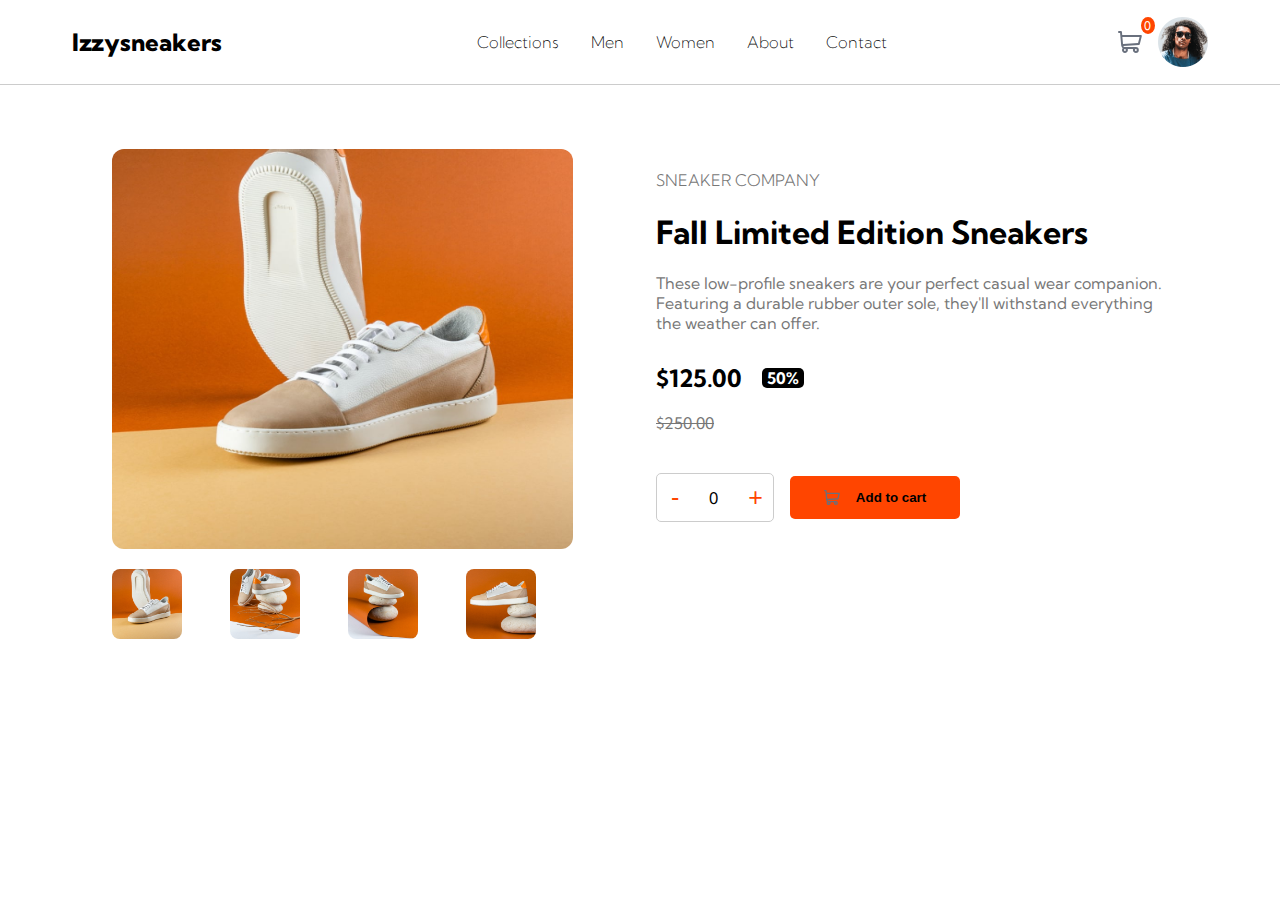
<file: index.html>
<!DOCTYPE html>
<html lang="en">
<head>
    <meta charset="UTF-8">
    <meta name="viewport" content="width=device-width, initial-scale=1.0">
    <title>Izzy's Sneakers</title>
    <link rel="stylesheet" href="styles.css">
</head>
<body>
    <header>
        <nav>
            <div class="logo"><li><a href="index.html">Izzysneakers</a></li></div>
            <ul>
                <li><a href="collections.html">Collections</a></li>
                <li><a href="men.html">Men</a></li>
                <li><a href="women.html">Women</a></li>
                <li><a href="about.html">About</a></li>
                <li><a href="contact.html">Contact</a></li>
            </ul>
            <div class="cart-icon">
                <img src="images/icon-cart.svg" alt="Cart">
                <span id="cart-count">0</span>
                <img class="avatar" src="images/image-avatar.png" alt="User">
            </div>
            <div id="cart-modal" class="cart-modal">
            <div class="cart-content">
                <span class="cart-close">&times;</span>
                <h2>Your Cart</h2>
                <div id="cart-items">
                    <p>Quantity: <span id="cart-quantity">0</span></p>
                    <p>Total Price: $<span id="cart-total">0.00</span></p>
                </div>
                <button id="checkout" class="cart-button1">Checkout</button>
                <button id="clear-cart" class="cart-button1">Clear Cart</button>
            </div>
</div>
        </nav>
    </header>

    <main>
        <div class="product-container">
            <div class="image-section">
                <img src="images/image-product-1.jpg" alt="Sneakers" class="main-image">
                <div class="thumbnail-container">
                    <img src="images/image-product-1.jpg" alt="Thumbnail 1">
                    <img src="images/image-product-2.jpg" alt="Thumbnail 2">
                    <img src="images/image-product-3.jpg" alt="Thumbnail 3">
                    <img src="images/image-product-4.jpg" alt="Thumbnail 4">
                </div>
                <div id="lightbox-modal" class="lightbox-modal">
                    <span class="close">&times;</span>
                    <img class="lightbox-content" id="expandedImg">
                    <div class="lightbox-controls">
                        <span class="prev">&#10094;</span>
                        <span class="next">&#10095;</span>
                    </div>
                </div>
            </div>
            <div class="details-section">
                <h4>SNEAKER COMPANY</h4>
                <h1>Fall Limited Edition Sneakers</h1>
                <p>These low-profile sneakers are your perfect casual wear companion. Featuring a durable rubber outer sole, they'll withstand everything the weather can offer.</p>
                <div class="price-section">
                    <div class="first-price">
                        <span class="current-price">$125.00</span>
                        <div class="discount-container">
                            <span class="discount">50%</span>
                        </div>
                    </div> <br> 
                    <span class="original-price">$250.00</span>
                </div>
                <div class="purchase-section">
                    <div class="quantity-container">
                        <button id="decrease">-</button>
                        <span id="quantity">0</span>
                        <button id="increase">+</button>
                    </div>
                    <button id="add-to-cart" class="add-button">
                        <img class="cart-button" src="images/icon-cart.svg" alt="cart">
                        <p>Add to cart</p>
                    </button>
                </div>
            </div>
        </div>
    </main>

    <script src="scripts.js"></script>
</body>
</html>
</file>
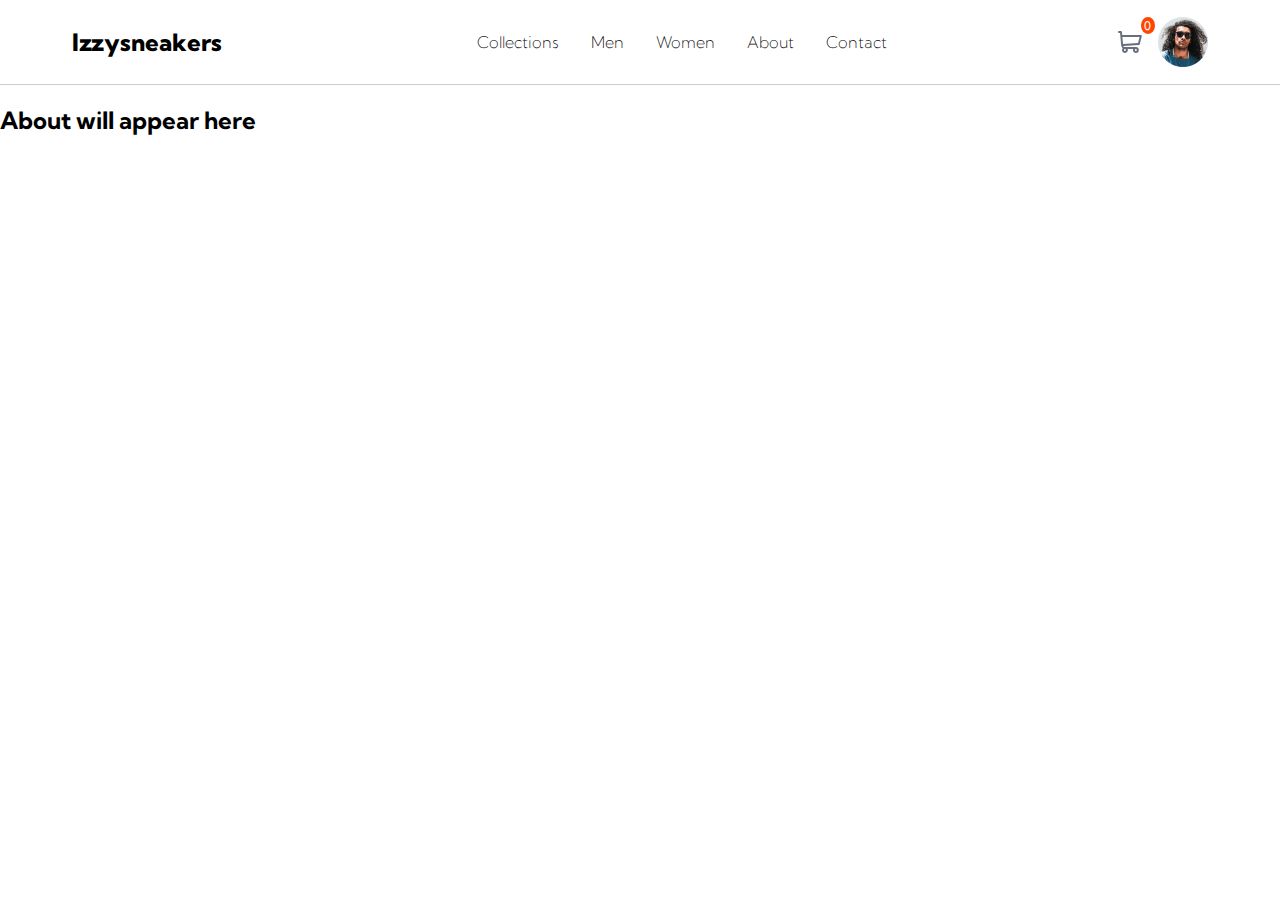
<file: about.html>
<!DOCTYPE html>
<html>
<head>
    <meta charset="UTF-8" />
    <title>About</title>
    <link rel="stylesheet" href="styles.css">
</head>
<header>
        <nav>
            <div class="logo"><li><a href="index.html">Izzysneakers</a></li></div>
            <ul>
                <li><a href="collections.html">Collections</a></li>
                <li><a href="men.html">Men</a></li>
                <li><a href="women.html">Women</a></li>
                <li><a href="about.html">About</a></li>
                <li><a href="contact.html">Contact</a></li>
            </ul>
            <div class="cart-icon">
                <img src="images/icon-cart.svg" alt="Cart">
                <span id="cart-count">0</span>
                <img class="avatar" src="images/image-avatar.png" alt="User">
            </div>
        </nav>
</header>
<body>
    <h2>About will appear here</h2>
</body>
</html>
</file>
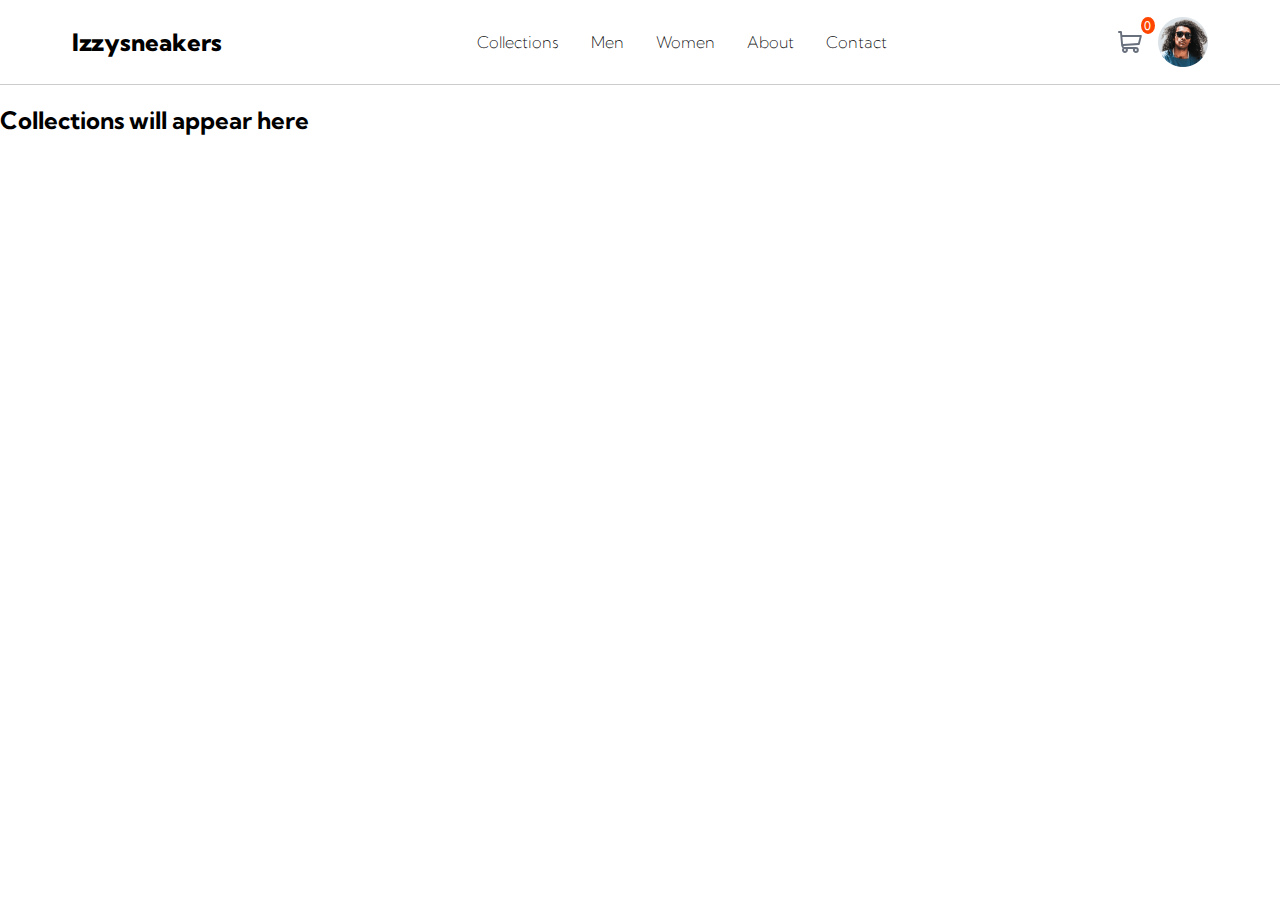
<file: collections.html>
<!DOCTYPE html>
<html>
<head>
    <meta charset="UTF-8" />
    <title>collections</title>
    <link rel="stylesheet" href="styles.css">
</head>
<header>
        <nav>
            <div class="logo"><li><a href="index.html">Izzysneakers</a></li></div>
            <ul>
                <li><a href="collections.html">Collections</a></li>
                <li><a href="men.html">Men</a></li>
                <li><a href="women.html">Women</a></li>
                <li><a href="about.html">About</a></li>
                <li><a href="contact.html">Contact</a></li>
            </ul>
            <div class="cart-icon">
                <img src="images/icon-cart.svg" alt="Cart">
                <span id="cart-count">0</span>
                <img class="avatar" src="images/image-avatar.png" alt="User">
            </div>
        </nav>
</header>
<body>
    <h2>Collections will appear here</h2>
</body>
</html>
</file>
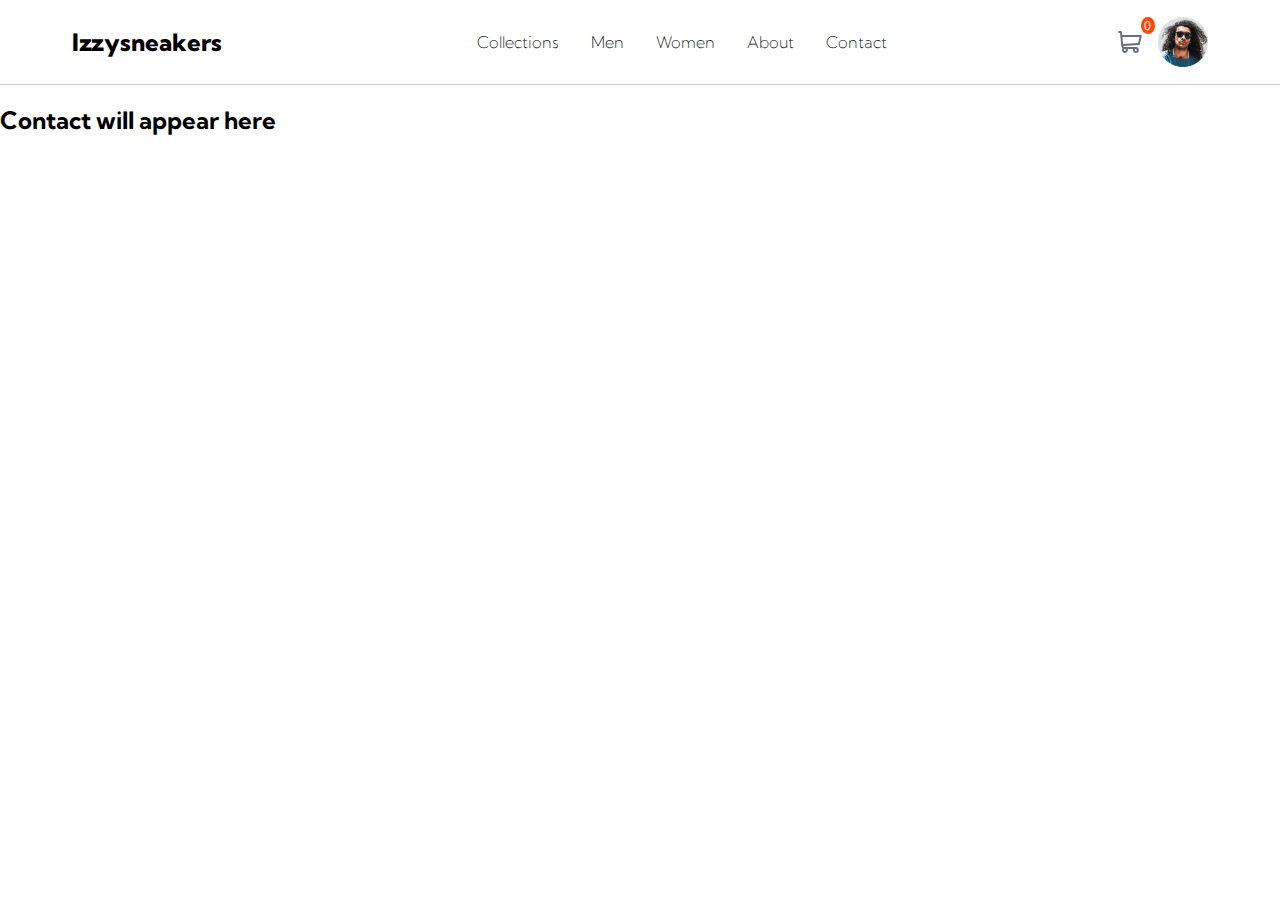
<file: contact.html>
<!DOCTYPE html>
<html>
<head>
    <meta charset="UTF-8" />
    <title>contact</title>
    <link rel="stylesheet" href="styles.css">
</head>
<header>
        <nav>
            <div class="logo"><li><a href="index.html">Izzysneakers</a></li></div>
            <ul>
                <li><a href="collections.html">Collections</a></li>
                <li><a href="men.html">Men</a></li>
                <li><a href="women.html">Women</a></li>
                <li><a href="about.html">About</a></li>
                <li><a href="contact.html">Contact</a></li>
            </ul>
            <div class="cart-icon">
                <img src="images/icon-cart.svg" alt="Cart">
                <span id="cart-count">0</span>
                <img class="avatar" src="images/image-avatar.png" alt="User">
            </div>
        </nav>
</header>
<body>
    <h2>Contact will appear here</h2>
</body>
</html>
</file>
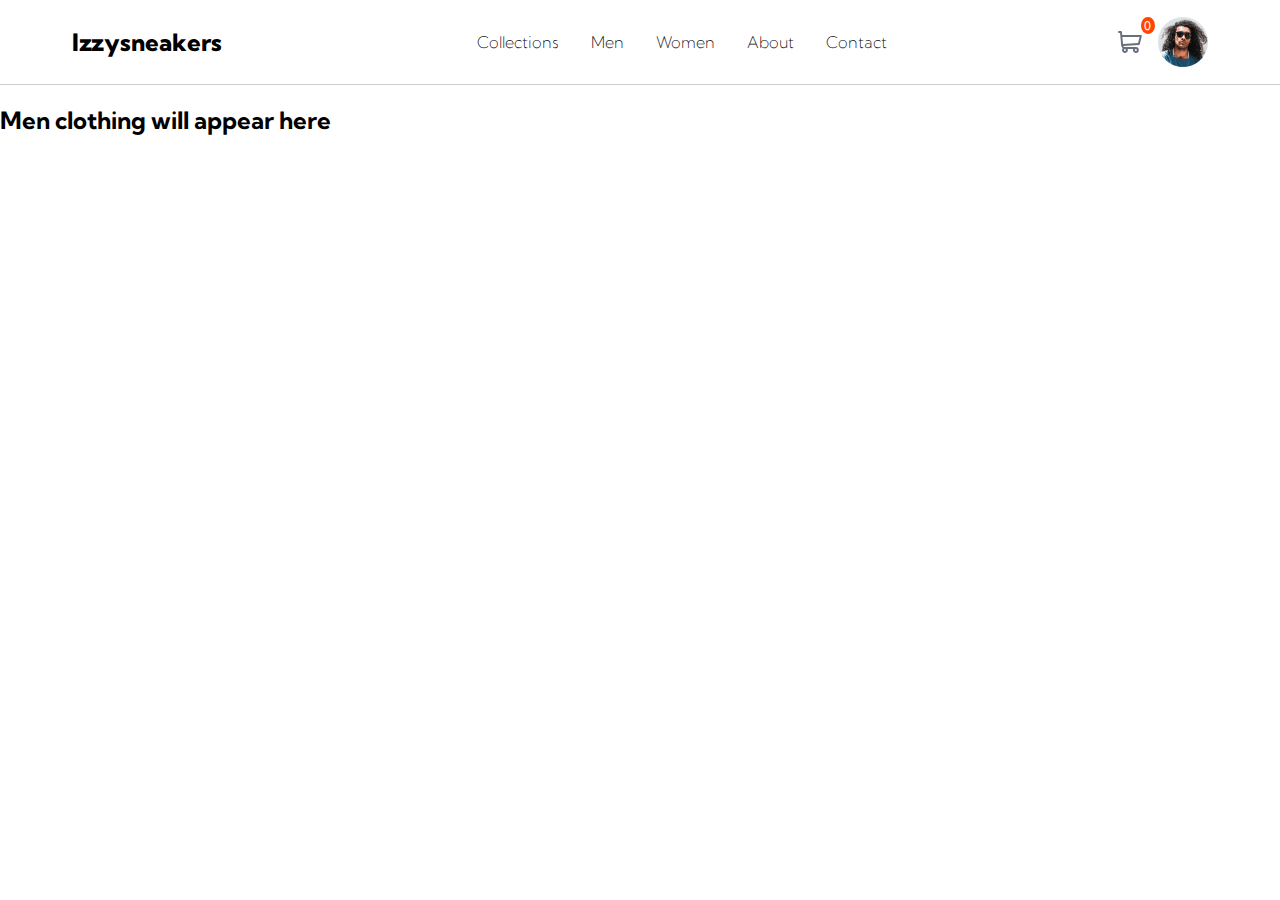
<file: men.html>
<!DOCTYPE html>
<html>
<head>
    <meta charset="UTF-8" />
    <title>men</title>
    <link rel="stylesheet" href="styles.css">
</head>
<header>
        <nav>
            <div class="logo"><li><a href="index.html">Izzysneakers</a></li></div>
            <ul>
                <li><a href="collections.html">Collections</a></li>
                <li><a href="men.html">Men</a></li>
                <li><a href="women.html">Women</a></li>
                <li><a href="about.html">About</a></li>
                <li><a href="contact.html">Contact</a></li>
            </ul>
            <div class="cart-icon">
                <img src="images/icon-cart.svg" alt="Cart">
                <span id="cart-count">0</span>
                <img class="avatar" src="images/image-avatar.png" alt="User">
            </div>
        </nav>
</header>
<body>
    <h2>Men clothing will appear here</h2>
</body>
</html>
</file>
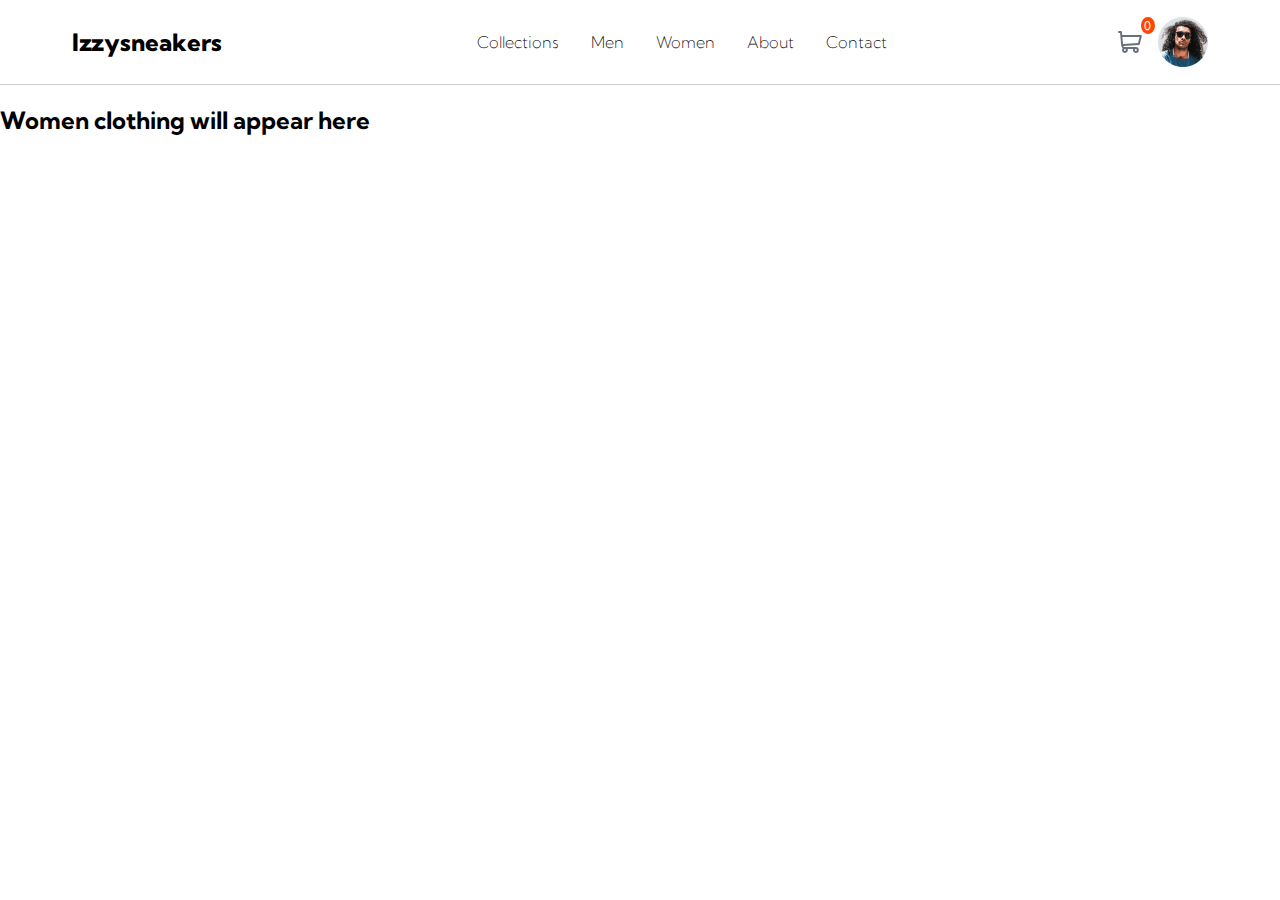
<file: women.html>
<!DOCTYPE html>
<html>
<head>
    <meta charset="UTF-8" />
    <title>women</title>
    <link rel="stylesheet" href="styles.css">
</head>
<header>
        <nav>
            <div class="logo"><li><a href="index.html">Izzysneakers</a></li></div>
            <ul>
                <li><a href="collections.html">Collections</a></li>
                <li><a href="men.html">Men</a></li>
                <li><a href="women.html">Women</a></li>
                <li><a href="about.html">About</a></li>
                <li><a href="contact.html">Contact</a></li>
            </ul>
            <div class="cart-icon">
                <img src="images/icon-cart.svg" alt="Cart">
                <span id="cart-count">0</span>
                <img class="avatar" src="images/image-avatar.png" alt="User">
            </div>
        </nav>
</header>
<body>
    <h2>Women clothing will appear here</h2>
</body>
</html>
</file>
<file: styles.css>
@import url('https://fonts.googleapis.com/css2?family=Kumbh+Sans:wght@100..900&display=swap');
body, html {
    margin: 0;
    padding: 0;
    font-family: kumbh Sans;
}

header {
    background: #fff;
    padding: 1em 4.5em;
    border-bottom: 1px solid #ccc;
}

nav {
    display: flex;
    justify-content: space-between;
    align-items: center;
}

nav .logo{
    list-style: none;
}

nav .logo li{
    font-size: x-large;
}
nav .logo a{
    font-weight: 800;
    color: #000;
    text-decoration: none;
}
nav ul {
    list-style: none;
    display: flex;
    gap: 2em;
}

nav ul a {
    text-decoration: none;
    color: #000;
    font-weight: 200;
}
nav ul a:hover{
    text-decoration: underline;
}

.cart-icon img {
    width: 24px;
    margin-left: 1em;
    cursor: pointer;
}
.cart-icon .avatar{
    width: 50px;
}
.cart-icon {
    position: relative;
    display: flex;
    align-items: center;
}

#cart-count {
    position: absolute;
    top: 0;
    right: 50%;
    background-color: #ff4500;
    color: white;
    border-radius: 50%;
    padding: 0.1em 0.3em;
    font-size: 12px;
    height: 15px;
    cursor: pointer;
}

main {
    display: flex;
    justify-content: center;
    padding: 4em 7em;
}

.product-container {
    display: flex;
    align-items: flex-start;
    gap: 2em;
}

.image-section {
    flex: 1;
}

.main-image {
    width: 90%;
    border-radius: 12px;
    height: 400px;
}

.thumbnail-container {
    display: flex;
    gap: 3em;
    margin-top: 1em;
}

.thumbnail-container img {
    width: 70px;
    border-radius: 8px;
    cursor: pointer;
}

.details-section {
    flex: 1;
}
.details-section h4{
    font-weight: 300;
    color: #777;
}
.details-section p{
    color: #777;
}

.price-section {
    align-items: center;
    margin-top: 30px;
}

.first-price{
    display: flex;
    align-items: center;
}
.first-price .discount-container{
    background-color: #000;
    border-radius: 5px;
    margin-left: 20px;
}
.current-price {
    font-size: 24px;
    font-weight: bold;
}

.discount {
    padding: 5px;
    color: #fff;
    font-weight: bold;
}

.price-section .original-price {
    text-decoration: line-through;
    color: #777;
}

.purchase-section {
    display: flex;
    align-items: center;
    gap: 1em;
    margin-top: 40px;
}

.quantity-container {
    display: flex;
    align-items: center;
    gap: 1.5em;
    border: 1px solid #ccc;
    padding: 0.5em;
    border-radius: 5px;
    width: 100px;
}

.quantity-container button {
    background: none;
    border: none;
    cursor: pointer;
    font-size: 25px;
    color: #ff4500;
}
.quantity-container button:hover{
    background-color: #ff4500;
    color: #fff;
}
.add-button {
    background-color: #ff4500;
    color: #000;
    align-items: center;
    border: none;
    border-radius: 5px;
    cursor: pointer;
    width: 170px;
    display: flex;
    justify-content: space-around;
}
.add-button p{
    color: #000;
    font-weight: bold;
    margin-right: 20px;
}

.add-button img{
    height: 15px;
    margin-left: 20px;
}
.add-button:hover {
    background-color: #e03e00;
}

.lightbox-modal {
    display: none; 
    position: fixed; 
    z-index: 100; 
    left: 0;
    top: 0;
    width: 100%; 
    height: 100%; 
    overflow: auto; 
    background-color: rgba(0, 0, 0, 0.8);
}

.lightbox-content {
    margin: auto;
    display: block;
    width: 80%;
    max-width: 700px;
    border-radius: 8px;
}

.close {
    position: absolute;
    top: 20px;
    right: 35px;
    color: #ffffff;
    font-size: 40px;
    font-weight: bold;
    cursor: pointer;
}

.lightbox-controls .prev,
.lightbox-controls .next {
    cursor: pointer;
    position: absolute;
    top: 50%;
    width: auto;
    padding: 16px;
    margin-top: -22px;
    color: #fff;
    font-weight: bold;
    font-size: 20px;
    user-select: none;
}

.lightbox-controls .next {
    right: 250px;
    background-color: #fff;
    color: #000;
    border-radius: 50%;

}

.lightbox-controls .prev {
    left: 250px;
    background-color: #fff;
    color: #000;
    border-radius: 50%;
}

.cart-modal {
    display: none;
    position: fixed;
    z-index: 110;
    left: 0;
    top: 0;
    width: 100%;
    height: 100%;
    overflow: auto;
    background-color: rgba(0, 0, 0, 0.8);
    justify-content: center;
    align-items: center;
}

.cart-content {
    background-color: white;
    padding: 20px;
    border-radius: 8px;
    width: 80%;
    max-width: 400px;
    text-align: center;
    position: relative;
}

.cart-close {
    position: absolute;
    top: 10px;
    right: 20px;
    color: #333;
    font-size: 24px;
    cursor: pointer;
}

.cart-button1 {
    margin-top: 10px;
    padding: 10px 20px;
    background-color: #ff4500;
    color: white;
    border: none;
    border-radius: 5px;
    cursor: pointer;
}

.cart-button1:hover {
    background-color: #e03e00;
}
</file>
